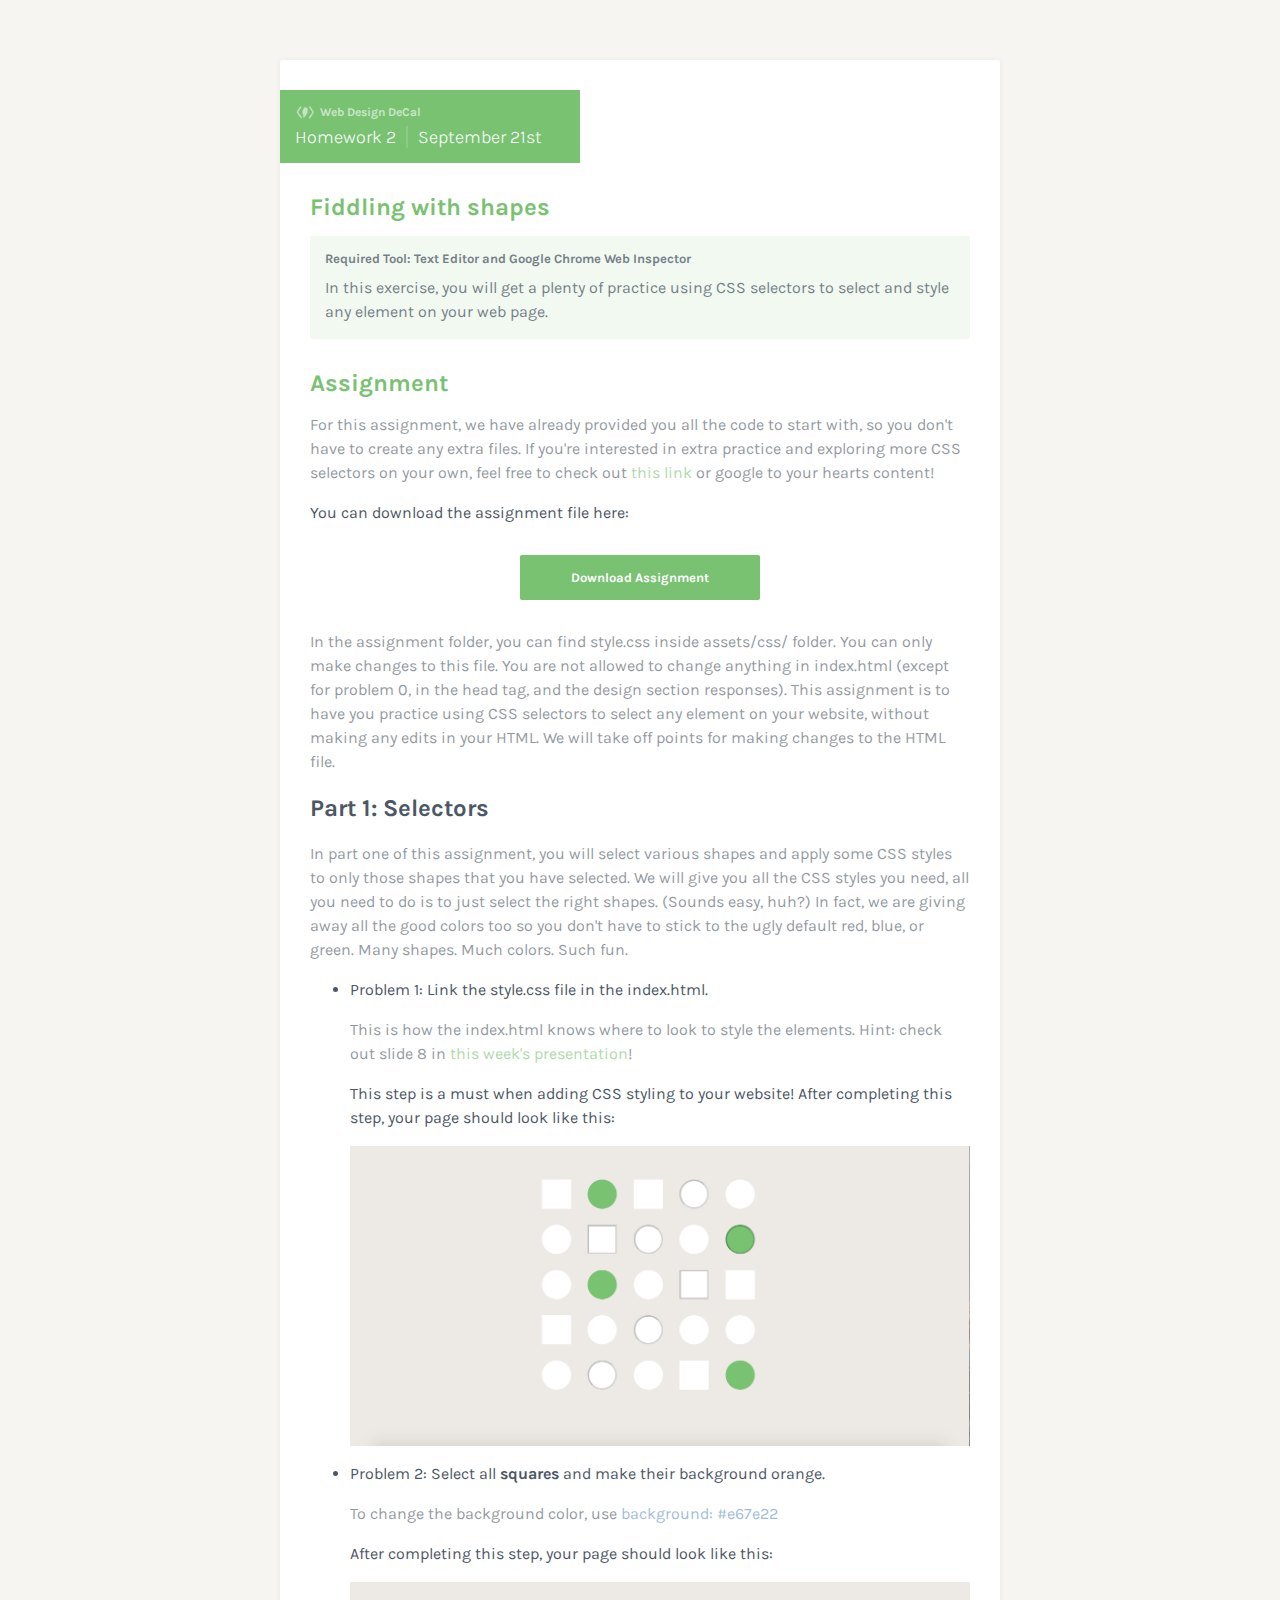
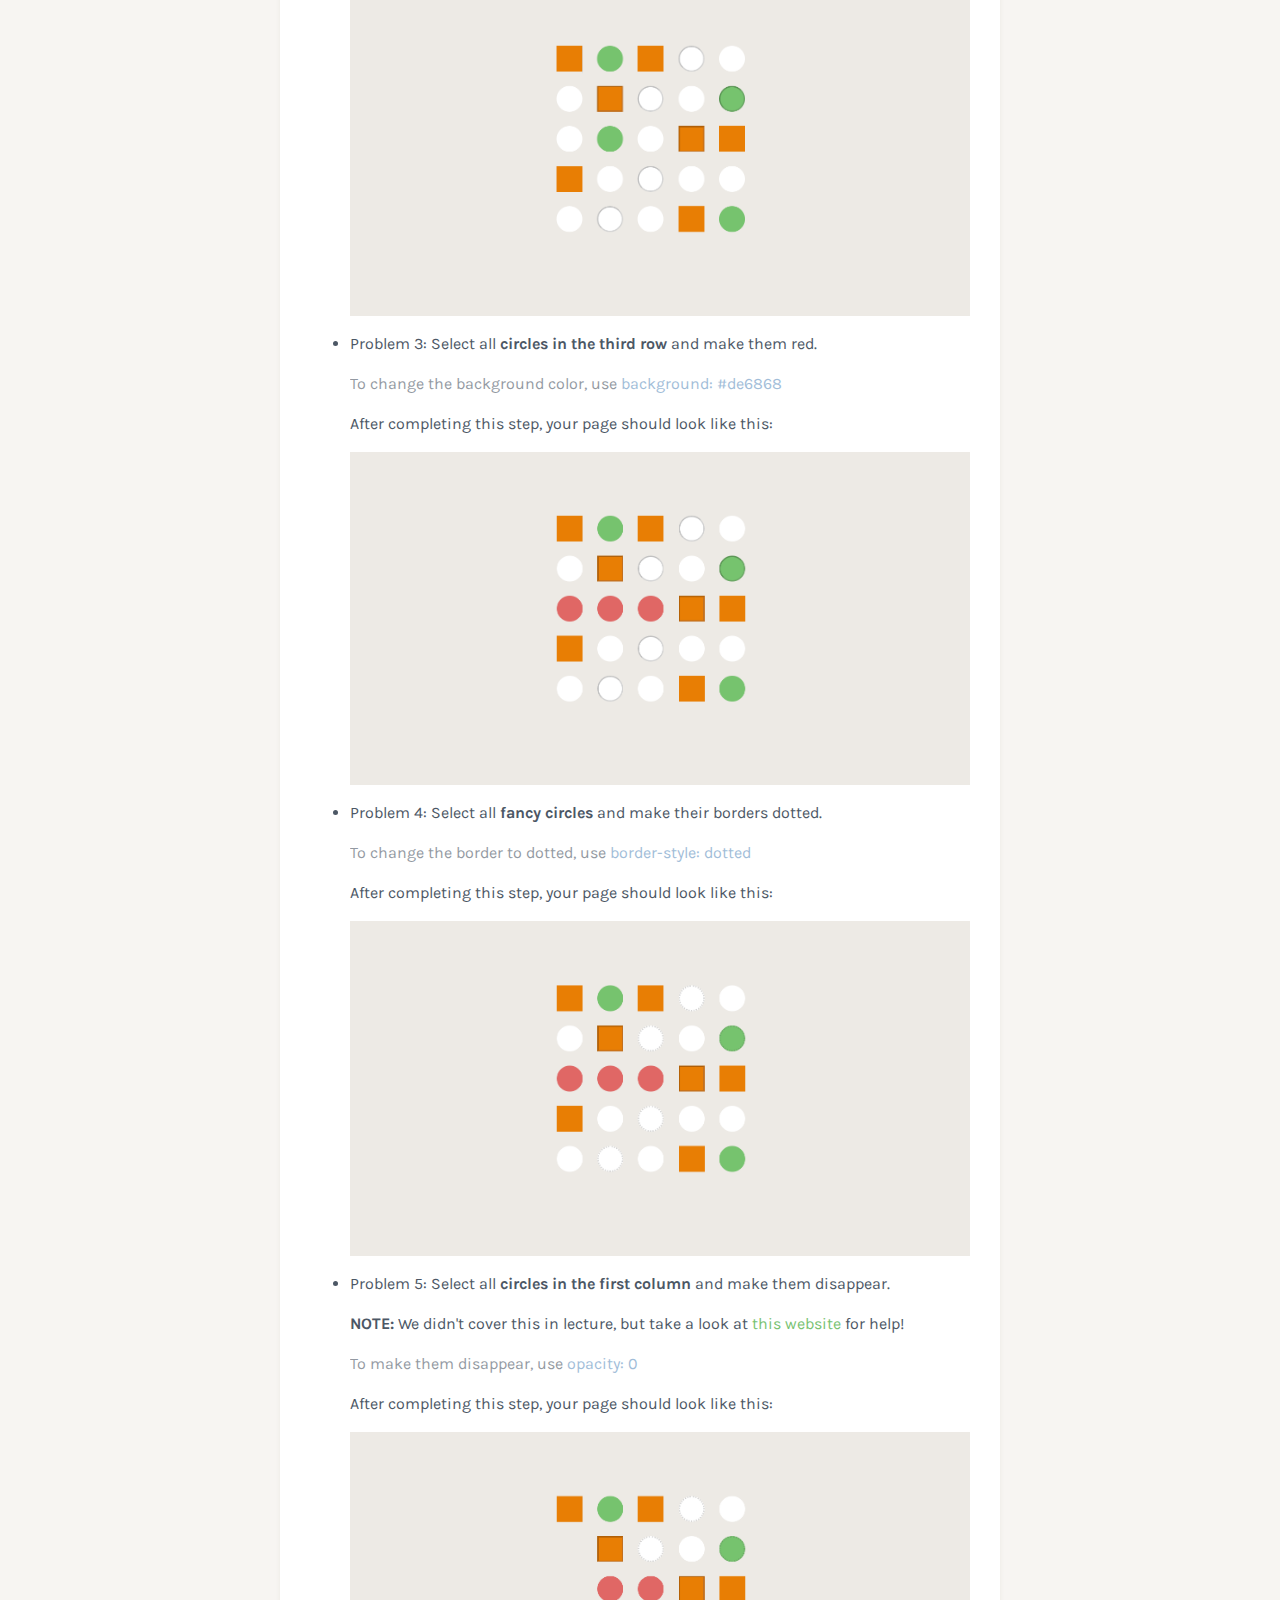
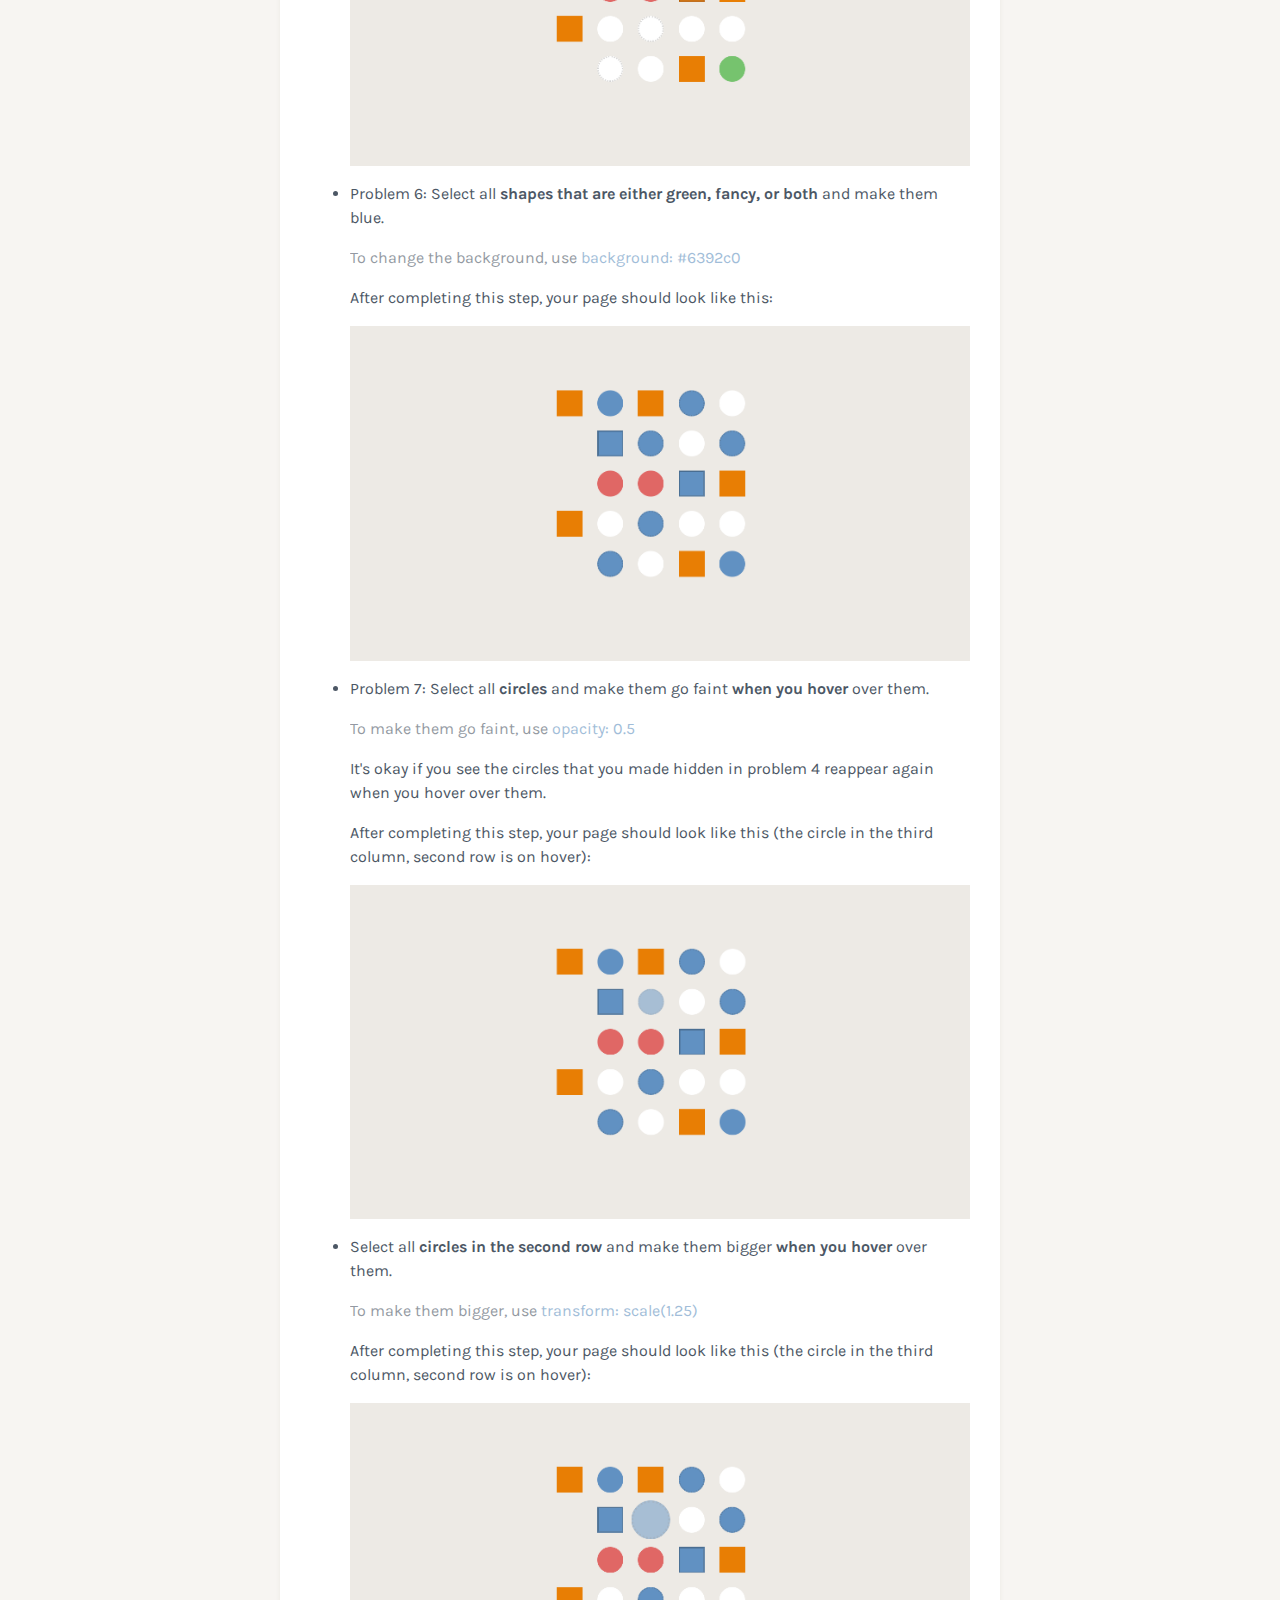
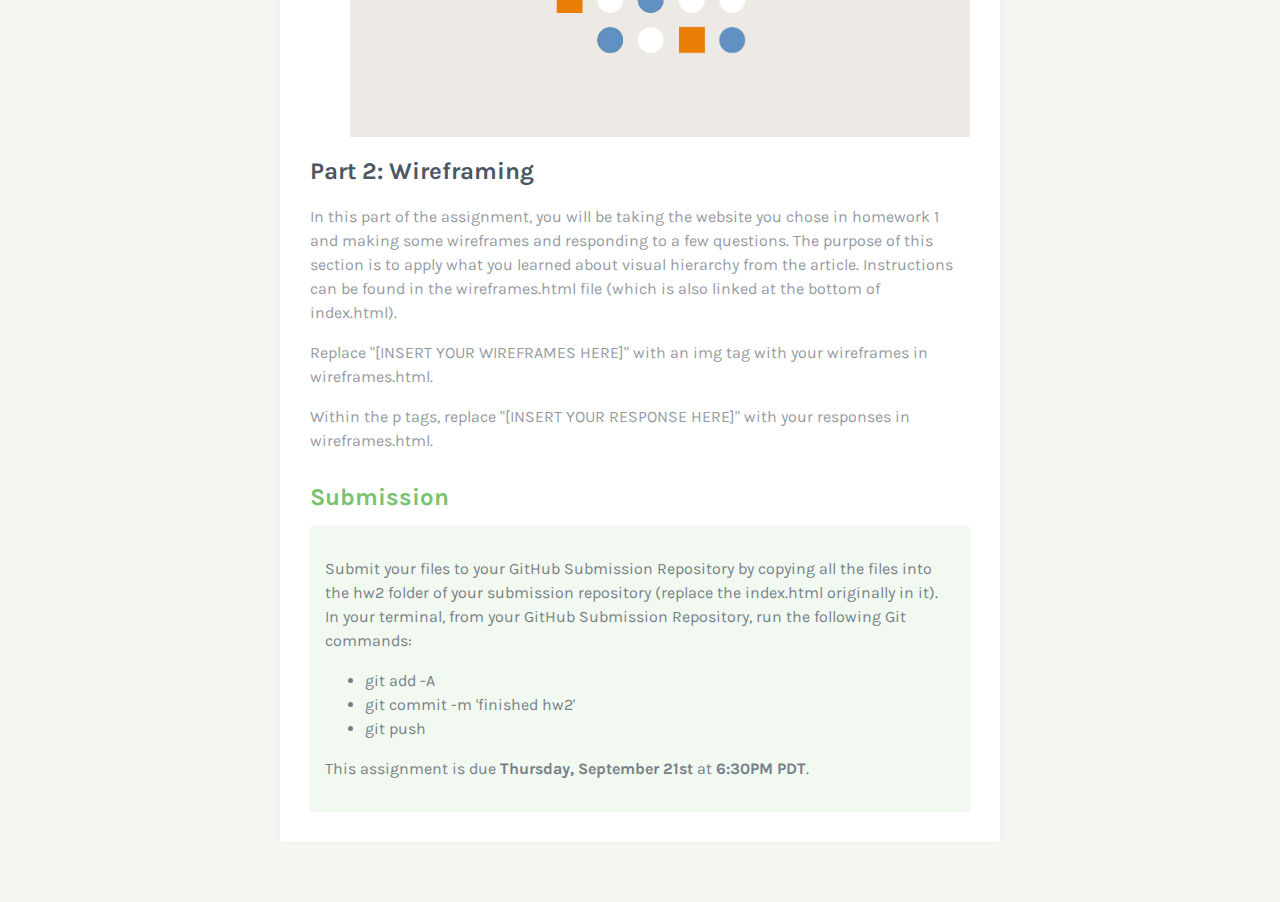
<file: hw2/index.html>
<html>

<head>
	<meta http-equiv="Content-Type" content="text/html; charset=windows-1252">
	<title>WDD Homework 2</title>
	<link rel="stylesheet" type="text/css" href="./index_files/style.css">
	<link href="./index_files/css" rel="stylesheet" type="text/css">
	<link href="https://fonts.googleapis.com/css?family=Karla" rel="stylesheet">
	<style type="text/css"></style>
</head>

<body>
	<div id="container">
		<div id="header">
			<div id="header-caption">
				<div id="header-caption-logo"><img class="img-scaled" src="./index_files/logo.png"></div>
				<div id="header-caption-name">Web Design DeCal</div>
				<div class="clear"></div>
			</div>
			<div id="header-content">
				<!-- ASSIGNMENT NAME -->
				<div id="header-title">Homework 2</div>
				<!-- DUE DATE -->
				<div id="header-due">September 21st</div>
				<div class="clear"></div>
			</div>
		</div>
		<div class="section">
			<div class="info">
				<!-- ASSIGNMENT TITLE -->
				<div class="info-title">Fiddling with shapes</div>
				<div class="info-content">
					<!-- REQUIRED TOOLS -->
					<div class="info-required">Required Tool: Text Editor and Google Chrome Web Inspector</div>
					<!-- INTRODUCTION -->
					<div class="info-intro">In this exercise, you will get a plenty of practice using CSS selectors to
						select and style any element on your web page.</div>
				</div>
			</div>
			<div class="body">
				<div class="body-header">Assignment</div>
				<!-- CONTENT -->

				<!-- Styled Tags; P, UL, LI, .caption, A, IMG-->
				<!-- Add P Tags for each paragraph -->
				<!-- Use UL LI Tags for each lists -->
				<!-- Use P Tags with "caption" class for paragraph captions (60% opacity) -->
				<!-- Use IMG Tags for images -->

				<p class="caption">For this assignment, we have already provided you all the code to start with, so you
					don't have to create any extra files. If you're interested in extra practice and exploring more CSS
					selectors on your own, feel free to check out <a
						href="https://www.w3schools.com/cssref/css_selectors.asp">this link </a>or google to your hearts
					content!
				<p>You can download the assignment file here:</p>
				<a href="hw2-starter.zip">
					<div class="download">Download Assignment</div>
				</a>
				<p class="caption">In the assignment folder, you can find style.css inside assets/css/ folder. You can
					only make changes to this file. You are not allowed to change anything in index.html (except for
					problem 0, in the head tag, and the design section responses). This assignment is to have you
					practice using CSS selectors to select any element on your website, without making any edits in your
					HTML. We will take off points for making changes to the HTML file. </p>

				<h2>Part 1: Selectors</h2>
				<p class="caption">In part one of this assignment, you will select various shapes and apply some CSS
					styles to only those shapes that you have selected. We will give you all the CSS styles you need,
					all you need to do is to just select the right shapes. (Sounds easy, huh?) In fact, we are giving
					away all the good colors too so you don't have to stick to the ugly default red, blue, or green.
					Many shapes. Much colors. Such fun.</p>

				<ul>
					<li>
						<p>Problem 1: Link the style.css file in the index.html. </p>
						<p class="caption">This is how the index.html knows where to look to style the elements. Hint:
							check out slide 8 in <a
								href="https://docs.google.com/presentation/d/1shum04ioB3Eg0t-UZLbli6YfukSiircR_svuQyqtDB4/edit?usp=sharing">this
								week's presentation</a>!</span></p>
						<p>This step is a must when adding CSS styling to your website! After completing this step, your
							page should look like this:</p>
						<img src="./index_files/p0.png">
					</li>

					<li>
						<p>Problem 2: Select all <b>squares</b> and make their background orange.</p>
						<p class="caption">To change the background color, use <span class="tag">background:
								#e67e22</span></p>
						<p>After completing this step, your page should look like this:</p>
						<img src="./index_files/p1.png">
					</li>
					<li>
						<p>Problem 3: Select all <b>circles in the third row</b> and make them red.</p>
						<p class="caption">To change the background color, use <span class="tag">background:
								#de6868</span></p>
						<p>After completing this step, your page should look like this:</p>
						<img src="./index_files/p2.png">
					</li>
					<li>
						<p>Problem 4: Select all <b>fancy circles</b> and make their borders dotted.</p>
						<p class="caption">To change the border to dotted, use <span class="tag">border-style:
								dotted</span></p>
						<p>After completing this step, your page should look like this:</p>
						<img src="./index_files/p3.png">
					</li>
					<li>
						<p>Problem 5: Select all <b>circles in the first column</b> and make them disappear.</p>
						<p><b>NOTE:</b> We didn't cover this in lecture, but take a look at <a
								href="https://developer.mozilla.org/en-US/docs/Web/CSS/:first-child">this website</a>
							for help!</p>
						<p class="caption">To make them disappear, use <span class="tag">opacity: 0</span></p>
						<p>After completing this step, your page should look like this:</p>
						<img src="./index_files/p4.png">
					</li>
					<li>
						<p>Problem 6: Select all <b>shapes that are either green, fancy, or both</b> and make them blue.
						</p>
						<p class="caption">To change the background, use <span class="tag">background: #6392c0</span>
						</p>
						<p>After completing this step, your page should look like this:</p>
						<img src="./index_files/p5.png">
					</li>
					<li>
						<p>Problem 7: Select all <b>circles</b> and make them go faint <b>when you hover</b> over them.
						</p>
						<p class="caption">To make them go faint, use <span class="tag">opacity: 0.5</span></p>
						<p>It's okay if you see the circles that you made hidden in problem 4 reappear again when you
							hover over them.</p>
						<p>After completing this step, your page should look like this (the circle in the third column,
							second row is on hover):</p>
						<img src="./index_files/p6.png">
					</li>
					<li>
						<p>Select all <b>circles in the second row</b> and make them bigger <b>when you hover</b> over
							them.</p>
						<p class="caption">To make them bigger, use <span class="tag">transform: scale(1.25)</span></p>
						<p>After completing this step, your page should look like this (the circle in the third column,
							second row is on hover):</p>
						<img src="./index_files/p7.png">
					</li>


				</ul>

				<h2>Part 2: Wireframing</h2>
				<p class="caption">In this part of the assignment, you will be taking the website you chose in homework
					1 and making some wireframes and responding to a few questions. The purpose of this section is to
					apply what you learned about visual hierarchy from the article. Instructions can be found in the
					wireframes.html file (which is also linked at the bottom of index.html).

				<p class="caption">Replace "[INSERT YOUR WIREFRAMES HERE]" with an img tag with your wireframes in
					wireframes.html.</p>
				<p class="caption">Within the p tags, replace "[INSERT YOUR RESPONSE HERE]" with your responses in
					wireframes.html.</p>


			</div>
		</div>
		<div id="submission">
			<div id="submission-header">Submission</div>
			<div id="submission-content">
				<p>Submit your files to your GitHub Submission Repository by copying all the files into the hw2 folder
					of your submission repository (replace the index.html originally in it).
					In your terminal, from your GitHub Submission Repository, run the following Git commands:</p>
				<ul>
					<li>git add -A</li>
					<li>git commit -m 'finished hw2'</li>
					<li>git push</li>
				</ul>
				<p>This assignment is due <strong>Thursday, September 21st</strong> at <strong>6:30PM PDT</strong>.</p>
			</div>
		</div>
	</div>

</body>

</html>
</file>
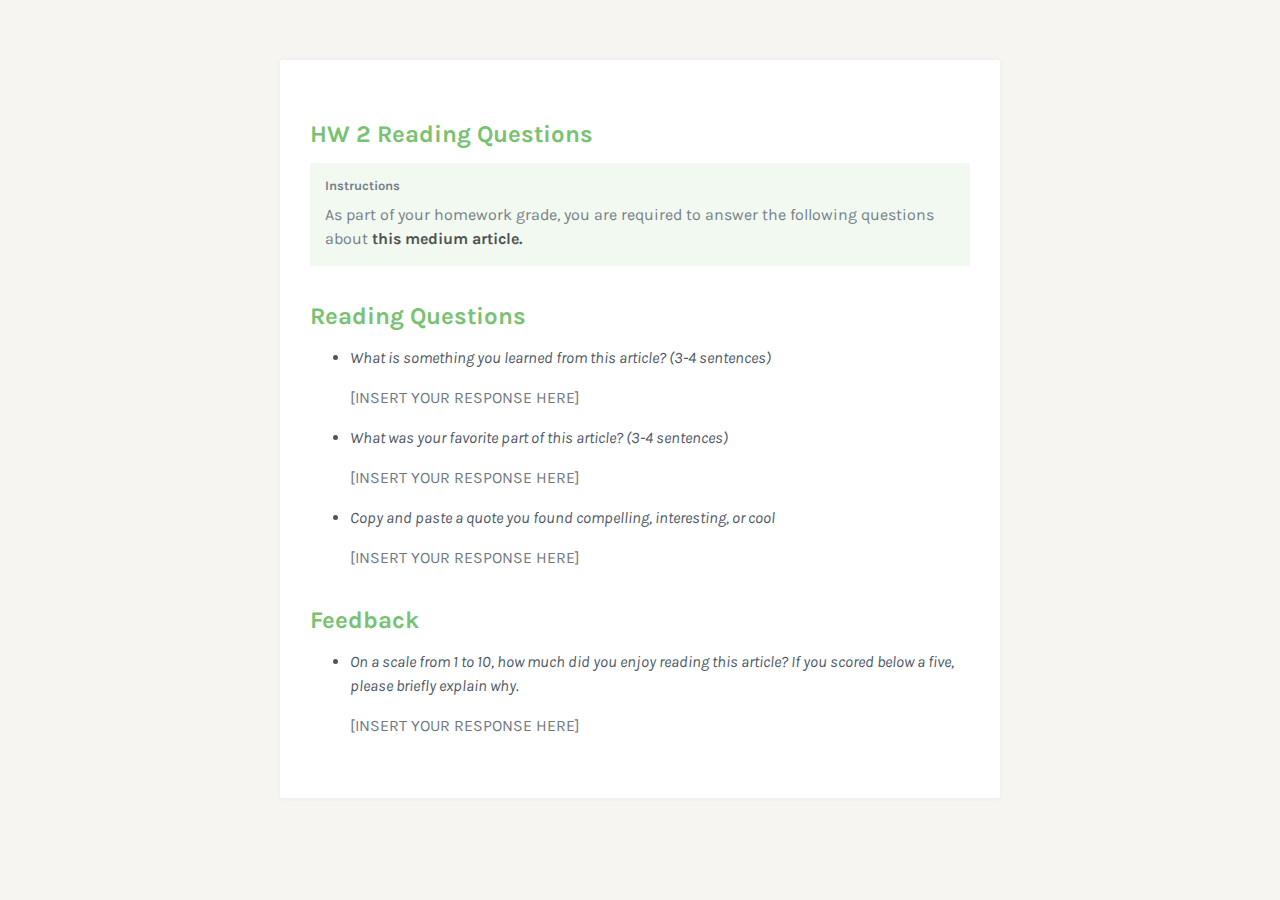
<file: hw2/hw2/design_responses.html>
<html>
	<head>
		<title>HW 2 Design Responses</title>
		<link rel="stylesheet" type="text/css" href="assets/css/wdd.css">
		<link href="https://fonts.googleapis.com/css?family=Karla" rel="stylesheet">
	</head>
	<body>
		<div id="container">
			<div class="section">
				<div class="info">
					<div class="info-title">HW 2 Reading Questions</div>
					<div class="info-content">
						<div class="info-required">Instructions</div>
						<div class="info-intro">As part of your homework grade, you are required to answer the following questions about <a href="https://medium.com/wayfair-design/more-padding-please-b95e19422acc" target="_blank">this medium article.</a></div>
					</div>
				</div>

				<div class="body">
					<div class="body-header">Reading Questions</div>
					<ul>
						<li>
							<p>What is something you learned from this article? (3-4 sentences)</p>
							<p> [INSERT YOUR RESPONSE HERE] </p>
						</li>

						<li>
							<p>What was your favorite part of this article? (3-4 sentences)</p>
							<p> [INSERT YOUR RESPONSE HERE] </p>
						</li>

						<li>
							<p>Copy and paste a quote you found compelling, interesting, or cool</p>
							<p> [INSERT YOUR RESPONSE HERE] </p>
						</li>
					</ul>

					<div class="body-header">Feedback</div>
					<ul>
						<li>
							<p>On a scale from 1 to 10, how much did you enjoy reading this article? If you scored below a five, please briefly explain why.</p>
							<p> [INSERT YOUR RESPONSE HERE] </p>
						</li>
					</ul>
				</div>
			</div>
		</div>
	</body>
</html>
</file>
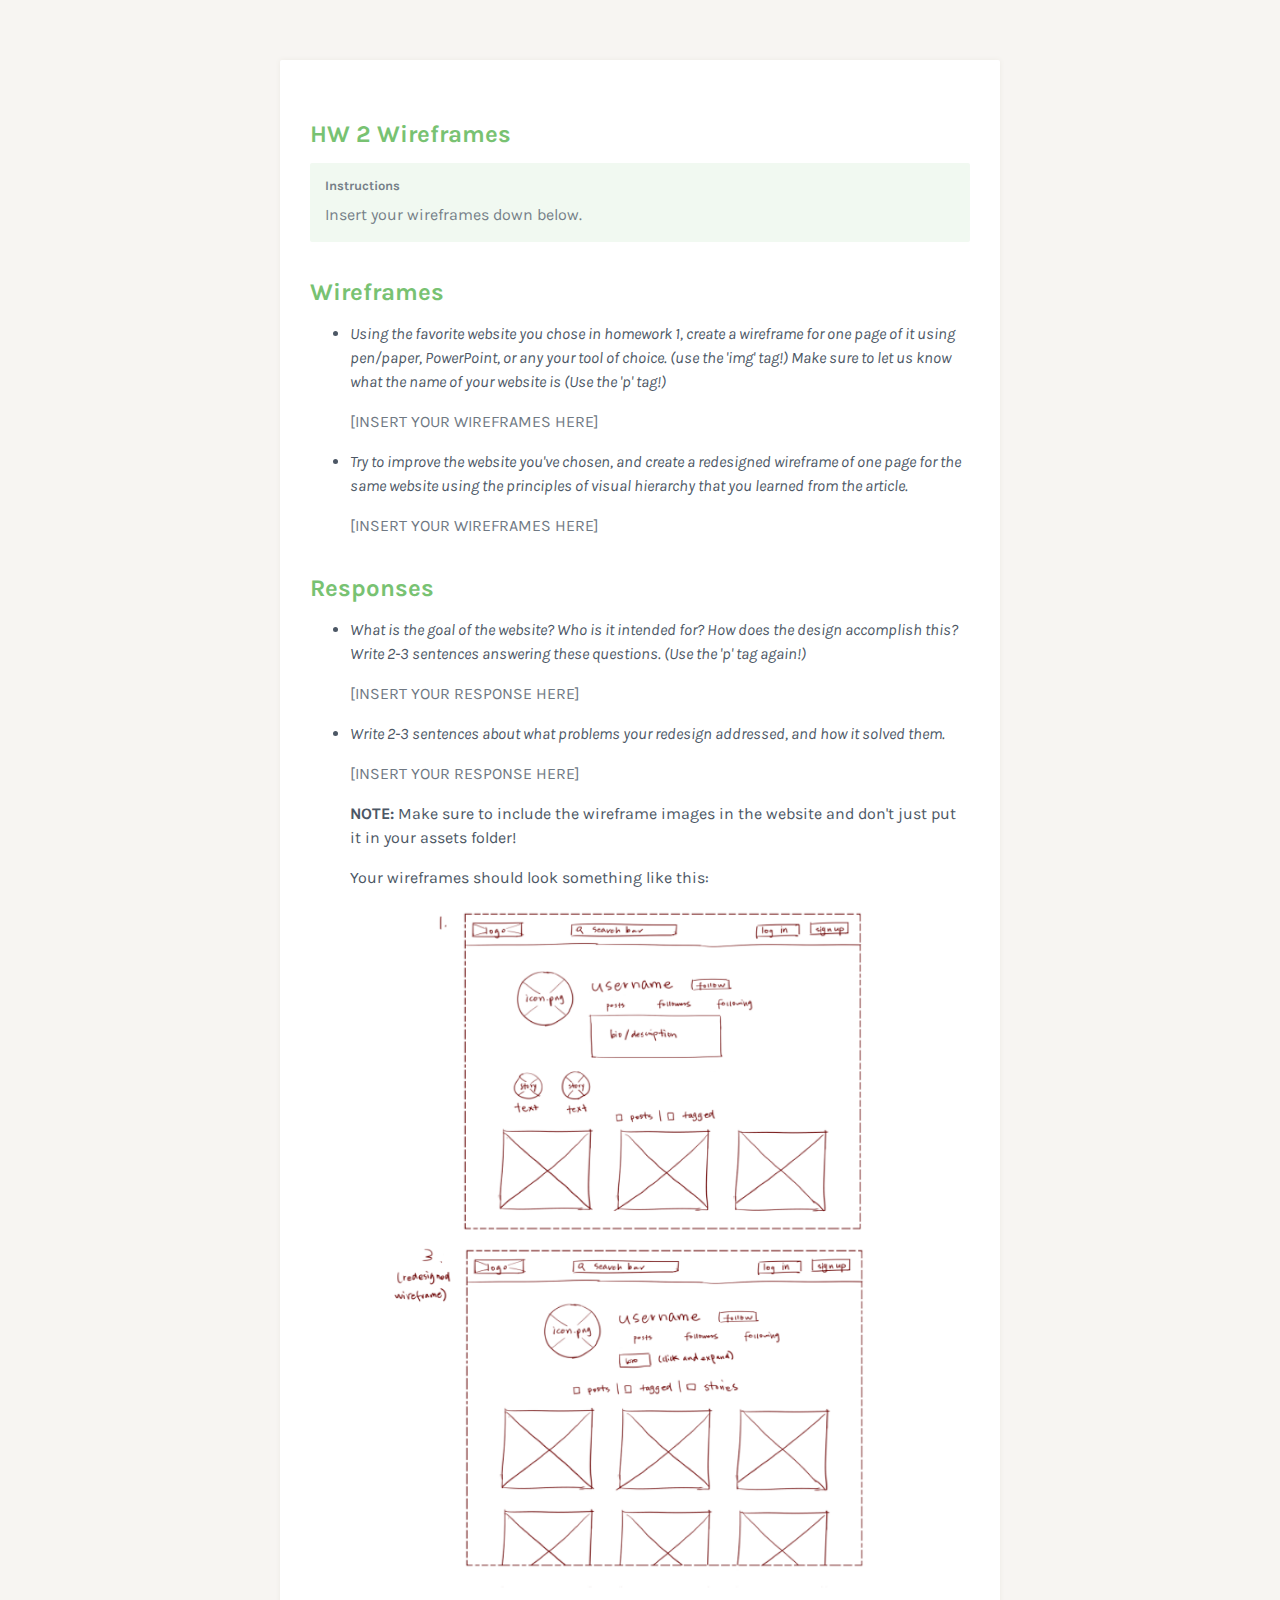
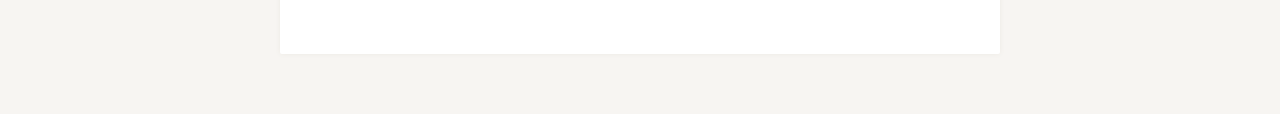
<file: hw2/hw2/wireframes.html>
<html>
	<head>
		<title>HW 2 Wireframes and Responses</title>
		<link rel="stylesheet" type="text/css" href="assets/css/wdd.css">
		<link href="https://fonts.googleapis.com/css?family=Karla" rel="stylesheet">
	</head>
	<body>
		<div id="container">
			<div class="section">
				<div class="info">
					<div class="info-title">HW 2 Wireframes</div>
					<div class="info-content">
						<div class="info-required">Instructions</div>
						<div class="info-intro">Insert your wireframes down below.</div>
					</div>
				</div>

				<div class="body">
					<div class="body-header">Wireframes</div>
					<ul>
						<li>
							<p>Using the favorite website you chose in homework 1, create a wireframe for one page of it using pen/paper, PowerPoint, or any your tool of choice. (use the 'img' tag!) Make sure to let us know what the name of your website is (Use the 'p' tag!)</p>
							<p> [INSERT YOUR WIREFRAMES HERE] </p>
						</li>

						<li>
							<p>Try to improve the website you've chosen, and create a redesigned wireframe of one page for the same website using the principles of visual hierarchy that you learned from the article.</p>
							<p> [INSERT YOUR WIREFRAMES HERE] </p>
						</li>
					</ul>

					<div class="body-header">Responses</div>
					<ul>
						<li>
							<p>What is the goal of the website? Who is it intended for? How does the design accomplish this? Write 2-3 sentences answering these questions. (Use the 'p' tag again!)</p>
							<p> [INSERT YOUR RESPONSE HERE] </p>
						</li>

						<li>
							<p>Write 2-3 sentences about what problems your redesign addressed, and how it solved them.</p>
							<p> [INSERT YOUR RESPONSE HERE] </p>
						</li>
						<p><strong>NOTE:</strong> Make sure to include the wireframe images in the website and don't just put it in your assets folder!</p></li>
						<p>Your wireframes should look something like this:</p>
				<img class="img-scaled" src="assets/imgs/wireframe.png"/>
					</ul>
				</div>
			</div>
		</div>
	</body>
</html>
</file>
<file: hw2/index_files/style.css>
body {
    margin: 0px;
    font-family: 'Karla';
    background: #f7f5f2;
    padding: 60px;
    -webkit-font-smoothing: antialiased;
    font-smoothing: antialiased;
}

a {
	color: inherit;
	text-decoration: none;
}

.img-scaled {
    width: 100%;
}

.img-scaled-wh {
    width: 100%;
    height: 100%:
}

.clear {
    clear: both;
}

* {
    outline: none;
}

#data {
	display: none;
}

.tag {
	color: #6392c0;
}

.element {
	color: #de6868;
}

#container {
    width: 720px;
    margin: 0px auto;
    background: white;
    box-shadow: 0px 0px 5px #edeae5;
    border-radius: 2px;
    position: relative;
    padding: 30px 0px;
}
#header {
    background: #78c272;
    padding: 15px;
    color: white;
    width: 270px;
}
#header-caption-logo {
    width: 20px;
    float: left;
}
#header-caption-name {
    float: left;
    margin-left: 5px;
    font-size: 12px;
    font-weight: 700;
    line-height: 15px;
}
#header-caption {
    margin-bottom: 6px;
    opacity: 0.6;
}
#header-title {
    font-size: 18px;
    font-weight: 300;
    float: left;
}
#header-due {
    float: left;
    font-size: 18px;
    font-weight: 300;
    margin-left: 10px;
    padding-left: 10px;
    border-left: 2px solid rgba(255, 255, 255, 0.15);
}
.section {
    margin: 30px 0px;
    padding: 0px 30px;
}
#submission-header, .info-title {
    text-align: left;
    color: #78c272;
    font-size: 24px;
    font-weight: 700;
    margin-bottom: 15px;
}
#submission-content, .info-content {
    padding: 15px;
    background: rgba(120, 194, 114, 0.1);
    border-radius: 2px;
    color: #4c5765;
}
.info-required {
    font-size: 13px;
    font-weight: 700;
    opacity: 0.75;
    margin-bottom: 10px;
}
.info-intro {
    line-height: 24px;
    font-size: 16px;
    opacity: 0.75;
}
.info {
    margin-bottom: 30px;
}
.body-header {
    font-size: 24px;
    font-weight: 700;
    color: #78c272;
}
.body p {
    line-height: 24px;
}
.body img {
	width: 100%;
}
.body a {
	color: #78c272;
}
.body li {
    line-height: 24px;
}
.body {
    color: #4c5765;
}
.body .caption {
    opacity: 0.6;
}
#submission {
    padding: 0px 30px;
}
#submission-content p, #submission-content li {
    line-height: 24px;
    opacity: 0.75;
}

#announcement-heading {
    text-align: right;
    color: #de6868;
    font-weight: 700;
    font-size: 24px;
    margin-bottom: 15px;
}
#announcement-content {
    padding: 15px;
    background: rgba(222, 104, 104, 0.1);
    color: #4c5765;
    font-size: 12px;
    line-height: 24px;
    border-radius: 2px;
}
.download {
    background: #78c272;
    color: white;
    width: 240px;
    text-align: center;
    padding: 15px 0px;
    border-radius: 2px;
    font-size: 13px;
    font-weight: 700;
    margin: 30px auto;
    cursor: pointer;
}
#announcement .link {
    background: #de6868;
    width: 320px;
    font-size: 13px;
    font-weight: 700;
    color: white;
    text-align: center;
    padding: 15px 0px;
    margin: 30px auto;
    border-radius: 2px;
    cursor: pointer;
}
</file>
<file: hw2/hw2/assets/css/wdd.css>
body {
    margin: 0px;
    font-family: 'Karla';
    background: #f7f5f2;
    padding: 60px;
}

a {
	color: inherit;
	text-decoration: none;
}

p:first-child {
    font-style: italic;
}

p:nth-child(2) {
    opacity: 0.8;
}

.img-scaled {
    width: 100%;
}

.img-scaled-wh {
    width: 100%;
    height: 100%:
}

.clear {
    clear: both;
}

* {
    outline: none;
}

#data {
	display: none;
}

.tag {
	color: #6392c0;
}

.element {
	color: #de6868;
}

#container {
    width: 720px;
    margin: 0px auto;
    background: white;
    box-shadow: 0px 0px 5px #edeae5;
    border-radius: 2px;
    position: relative;
    padding: 30px 0px;
}
#header {
    background: #78c272;
    padding: 15px;
    color: white;
    width: 270px;
}
#header-caption-logo {
    width: 20px;
    float: left;
}
#header-caption-name {
    float: left;
    margin-left: 5px;
    font-size: 12px;
    font-weight: 700;
    line-height: 15px;
}
#header-caption {
    margin-bottom: 6px;
    opacity: 0.6;
}
#header-title {
    font-size: 18px;
    font-weight: 300;
    float: left;
}
#header-due {
    float: left;
    font-size: 18px;
    font-weight: 300;
    margin-left: 10px;
    padding-left: 10px;
    border-left: 2px solid rgba(255, 255, 255, 0.15);
}
.section {
    margin: 30px 0px;
    padding: 0px 30px;
}
#submission-header, .info-title {
    text-align: left;
    color: #78c272;
    font-size: 24px;
    font-weight: 700;
    margin-bottom: 15px;
}
#submission-content, .info-content {
    padding: 15px;
    background: rgba(120, 194, 114, 0.1);
    border-radius: 2px;
    color: #4c5765;
}
.info-required {
    font-size: 13px;
    font-weight: 700;
    opacity: 0.75;
    margin-bottom: 10px;
}
.info-intro {
    line-height: 24px;
    font-size: 16px;
    opacity: 0.75;
}
.info {
    margin-bottom: 30px;
}
.info a {
    font-weight: 700;
    color: black;
    opacity: 0.9;
}
.body-header {
    font-size: 24px;
    font-weight: 700;
    color: #78c272;
    margin-top: 36px;
}
.body p {
    line-height: 24px;
}
.body img {
	width: 100%;
}
.body a {
	color: #78c272;
}
.body li {
    line-height: 24px;
}
.body {
    color: #4c5765;
}
.body .caption {
    opacity: 0.6;
}
#submission {
    padding: 0px 30px;
}
#submission-content p, #submission-content li {
    line-height: 24px;
    opacity: 0.75;
}

#announcement-heading {
    text-align: right;
    color: #de6868;
    font-weight: 700;
    font-size: 24px;
    margin-bottom: 15px;
}
#announcement-content {
    padding: 15px;
    background: rgba(222, 104, 104, 0.1);
    color: #4c5765;
    font-size: 12px;
    line-height: 24px;
    border-radius: 2px;
}
.download {
    background: #78c272;
    color: white;
    width: 240px;
    text-align: center;
    padding: 15px 0px;
    border-radius: 2px;
    font-size: 13px;
    font-weight: 700;
    margin: 30px auto;
    cursor: pointer;
}
#announcement .link {
    background: #de6868;
    width: 320px;
    font-size: 13px;
    font-weight: 700;
    color: white;
    text-align: center;
    padding: 15px 0px;
    margin: 30px auto;
    border-radius: 2px;
    cursor: pointer;
}
</file>
